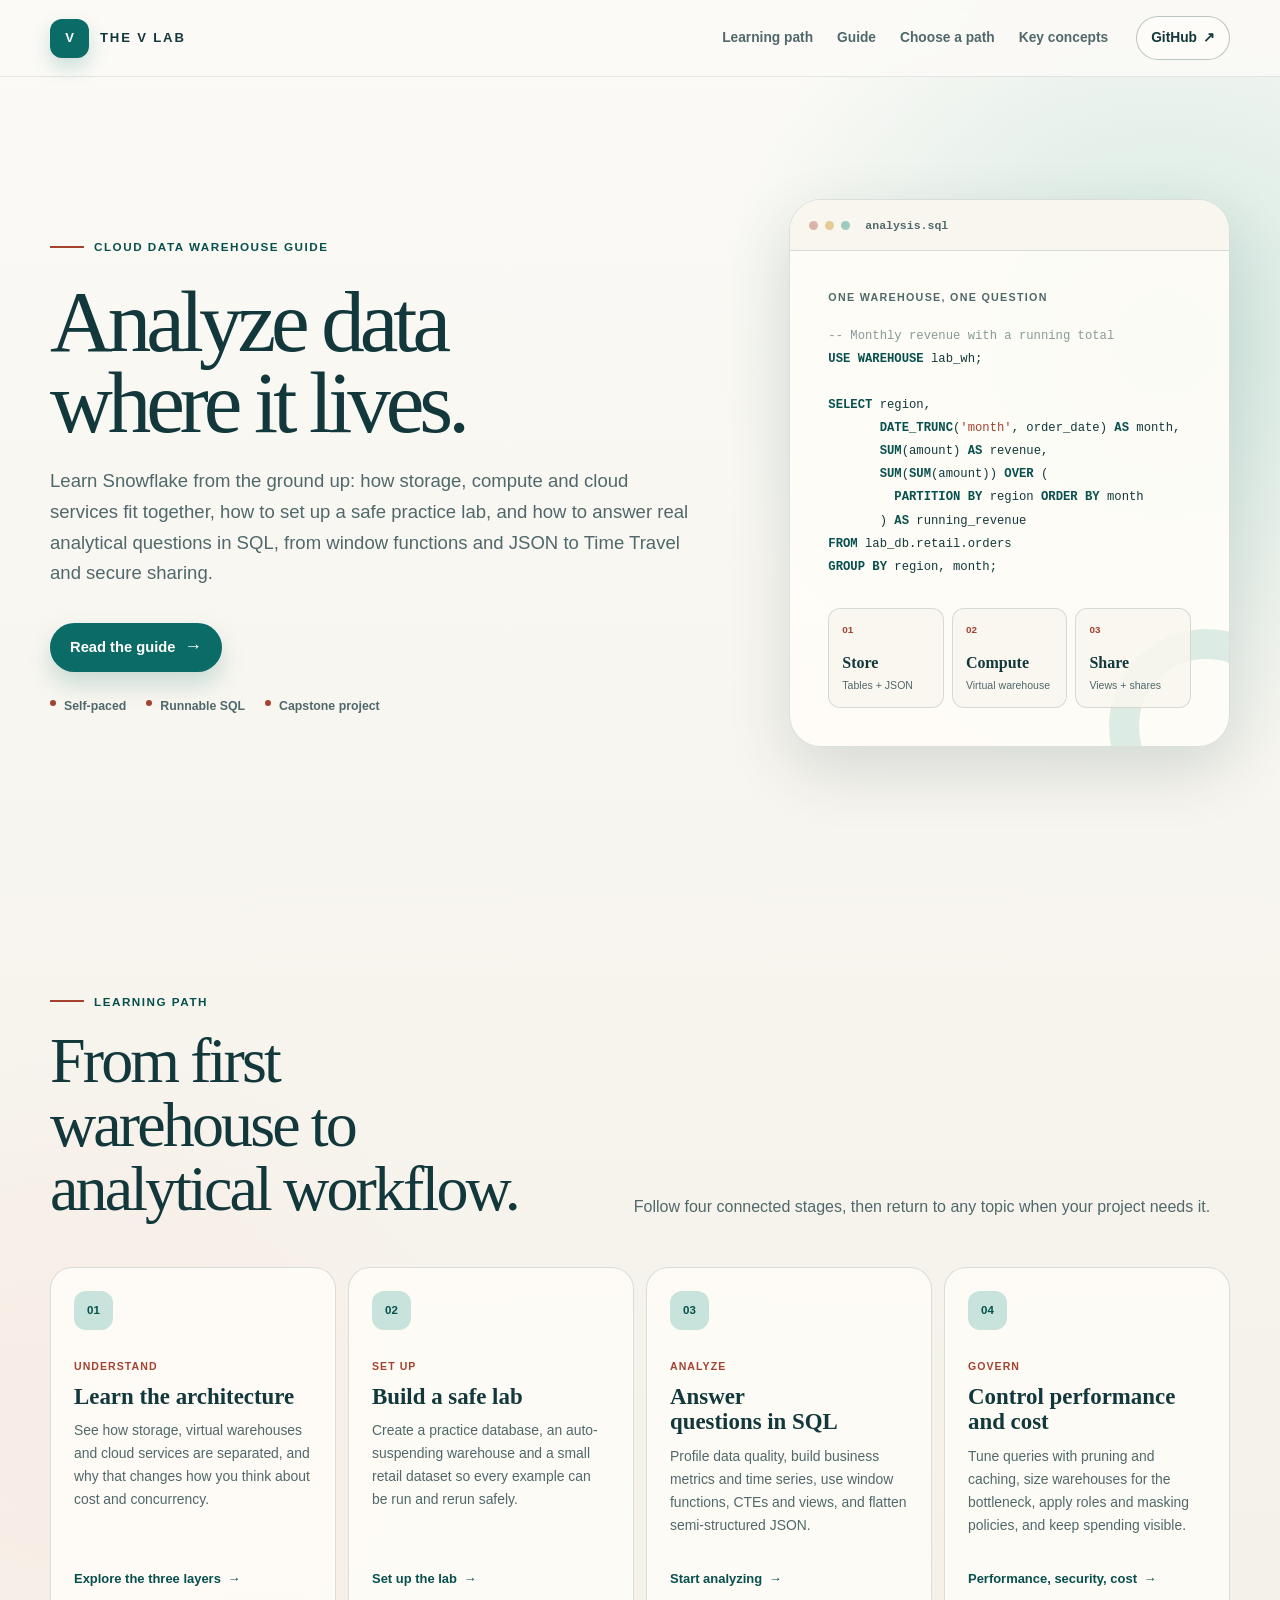
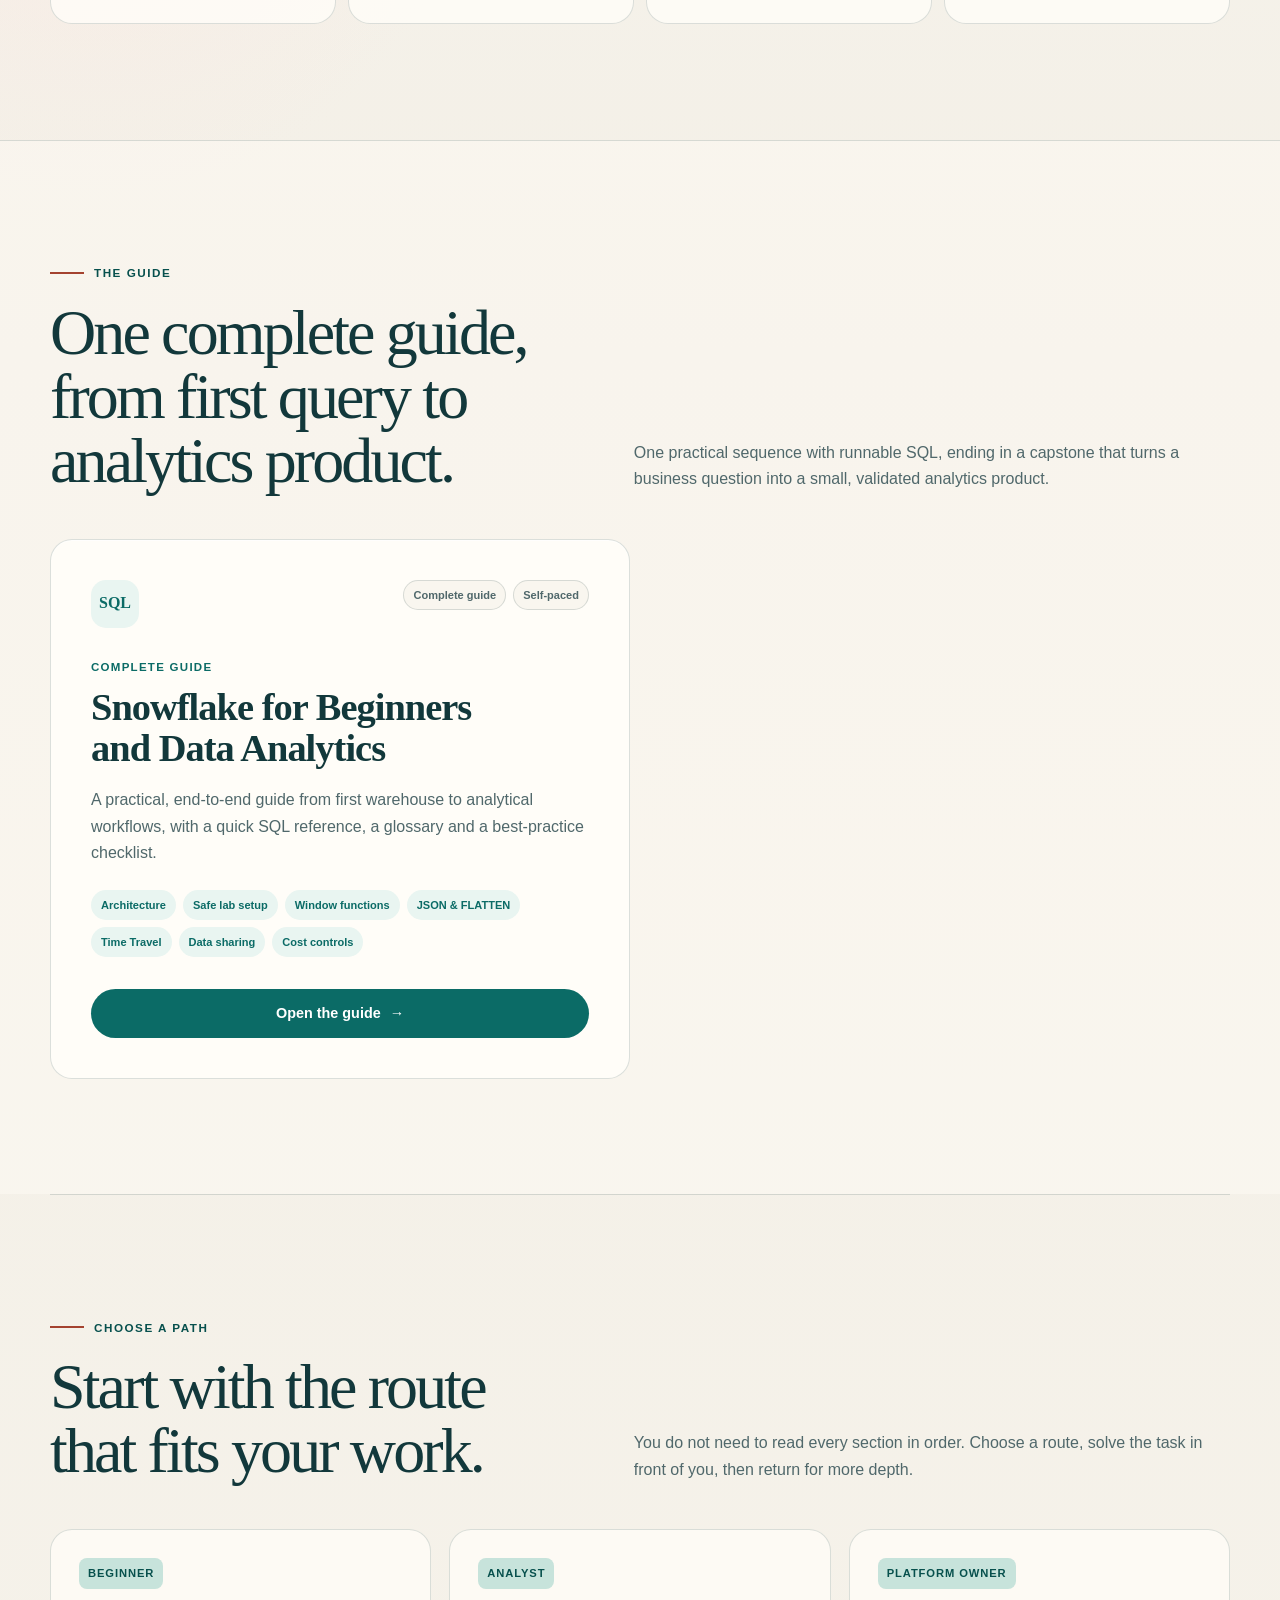
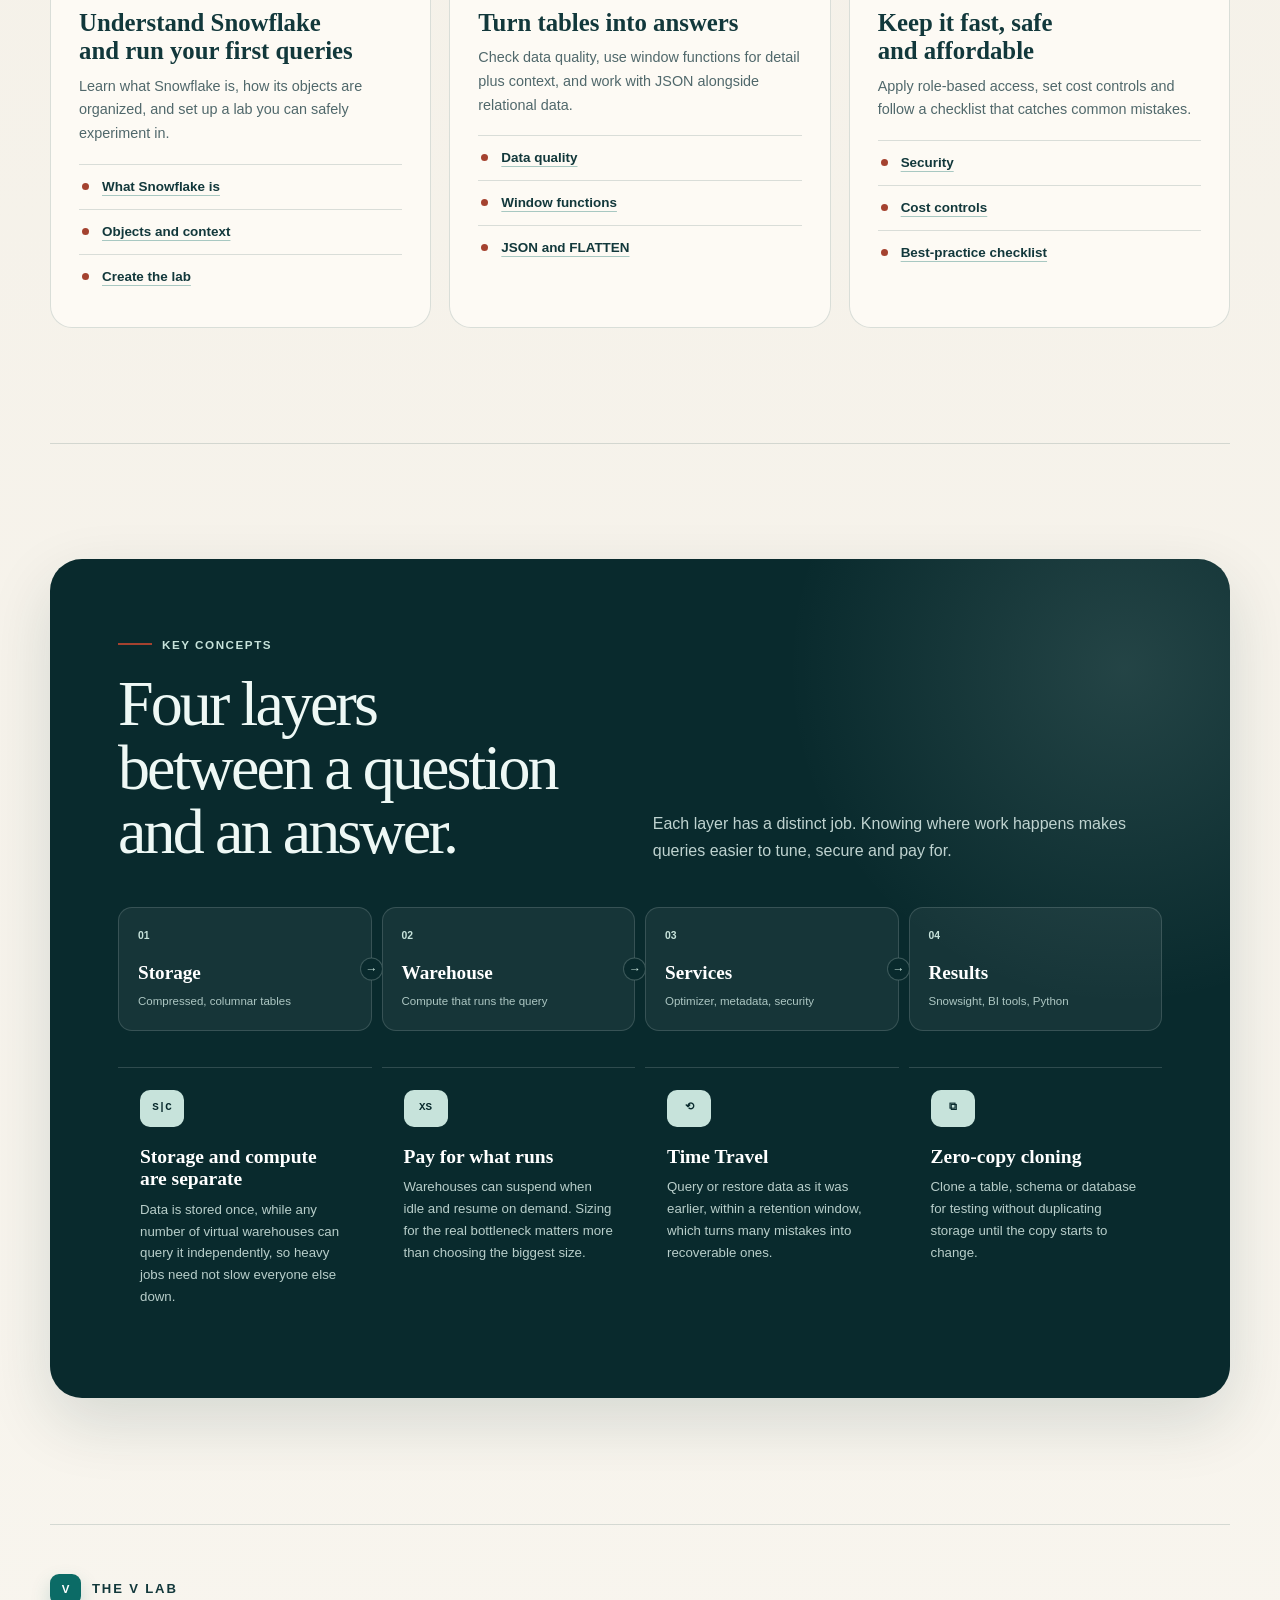
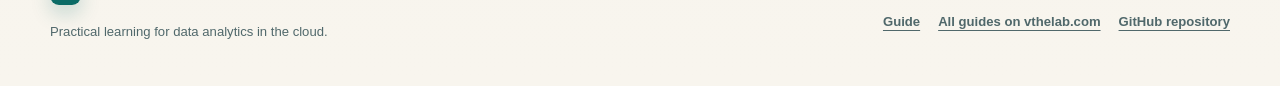
<file: index.html>
<!DOCTYPE html>
<html lang="en">
<head>
<meta charset="utf-8"/>
<meta content="width=device-width, initial-scale=1" name="viewport"/>
<meta content="A Snowflake learning hub from The V Lab: architecture, a safe lab setup, analytical SQL, window functions, semi-structured JSON, Time Travel, data sharing, performance and cost." name="description"/>
<meta content="The V Lab" name="author"/>
<meta content="#12383b" name="theme-color"/>
<meta content="light" name="color-scheme"/>
<link href="https://the-v-lab.github.io/SNOWFLAKE_Skills/" rel="canonical"/>
<link href="hub.css" rel="stylesheet"/>
<meta content="website" property="og:type"/>
<meta content="The V Lab" property="og:site_name"/>
<meta content="Snowflake Learning Hub | The V Lab" property="og:title"/>
<meta content="A Snowflake learning hub from The V Lab: architecture, a safe lab setup, analytical SQL, window functions, semi-structured JSON, Time Travel, data sharing, performance and cost." property="og:description"/>
<meta content="https://the-v-lab.github.io/SNOWFLAKE_Skills/" property="og:url"/>
<meta content="https://the-v-lab.github.io/SNOWFLAKE_Skills/og.png" property="og:image"/>
<meta content="1200" property="og:image:width"/>
<meta content="630" property="og:image:height"/>
<meta content="The V Lab Snowflake Learning Hub" property="og:image:alt"/>
<meta content="summary_large_image" name="twitter:card"/>
<meta content="Snowflake Learning Hub | The V Lab" name="twitter:title"/>
<meta content="A Snowflake learning hub from The V Lab: architecture, a safe lab setup, analytical SQL, window functions, semi-structured JSON, Time Travel, data sharing, performance and cost." name="twitter:description"/>
<meta content="https://the-v-lab.github.io/SNOWFLAKE_Skills/og.png" name="twitter:image"/>
<title>Snowflake Learning Hub | The V Lab</title>
</head>
<body>
<a class="skip-link" href="#main-content">Skip to learning content</a>
<div class="header-wrap">
<header class="site-header shell">
<a aria-current="page" aria-label="The V Lab Snowflake Learning Hub home" class="brand" href="index.html">
<span aria-hidden="true" class="brand-mark">V</span>
<span>The V Lab</span>
</a>
<nav aria-label="Main navigation" class="main-nav">
<a href="#learning-path">Learning path</a>
<a href="#guides">Guide</a>
<a href="#choose-a-track">Choose a path</a>
<a href="#concepts">Key concepts</a>
</nav>
<a aria-label="View the SNOWFLAKE_Skills repository on GitHub" class="repo-link" href="https://github.com/The-V-Lab/SNOWFLAKE_Skills">GitHub <span aria-hidden="true">↗</span></a>
</header>
</div>
<main id="main-content" tabindex="-1">
<section aria-labelledby="page-title" class="hero shell">
<div class="hero-copy-wrap">
<p class="eyebrow">Cloud data warehouse guide</p>
<h1 id="page-title">Analyze data where it lives.</h1>
<p class="hero-copy">Learn Snowflake from the ground up: how storage, compute and cloud services fit together, how to set up a safe practice lab, and how to answer real analytical questions in SQL, from window functions and JSON to Time Travel and secure sharing.</p>
<div aria-label="Start the guide" class="hero-actions">
<a class="button button-primary" href="snowflake_guide_en.html">Read the guide <span aria-hidden="true" class="arrow">→</span></a>
</div>
<ul aria-label="Guide highlights" class="hero-notes">
<li>Self-paced</li>
<li>Runnable SQL</li>
<li>Capstone project</li>
</ul>
</div>
<aside aria-label="A Snowflake worksheet running an analytical query" class="document-preview">
<div aria-hidden="true" class="preview-toolbar">
<span></span><span></span><span></span>
<strong>analysis.sql</strong>
</div>
<div class="preview-body">
<p class="preview-label">ONE WAREHOUSE, ONE QUESTION</p>
<pre aria-label="Example Snowflake SQL"><code><span class="code-muted">-- Monthly revenue with a running total</span>
<span class="code-key">USE WAREHOUSE</span> lab_wh;

<span class="code-key">SELECT</span> region,
       <span class="code-key">DATE_TRUNC</span>(<span class="code-value">'month'</span>, order_date) <span class="code-key">AS</span> month,
       <span class="code-key">SUM</span>(amount) <span class="code-key">AS</span> revenue,
       <span class="code-key">SUM</span>(<span class="code-key">SUM</span>(amount)) <span class="code-key">OVER</span> (
         <span class="code-key">PARTITION BY</span> region <span class="code-key">ORDER BY</span> month
       ) <span class="code-key">AS</span> running_revenue
<span class="code-key">FROM</span> lab_db.retail.orders
<span class="code-key">GROUP BY</span> region, month;</code></pre>
<ol aria-label="Workflow" class="render-route">
<li><span>01</span><strong>Store</strong><small>Tables + JSON</small></li>
<li><span>02</span><strong>Compute</strong><small>Virtual warehouse</small></li>
<li><span>03</span><strong>Share</strong><small>Views + shares</small></li>
</ol>
</div>
</aside>
</section>
<section aria-labelledby="path-title" class="section shell" id="learning-path">
<div class="section-intro">
<div>
<p class="section-kicker">Learning path</p>
<h2 id="path-title">From first warehouse to analytical workflow.</h2>
</div>
<p>Follow four connected stages, then return to any topic when your project needs it.</p>
</div>
<ol class="path-grid">
<li class="path-step">
<span class="step-number">01</span>
<p class="step-action">Understand</p>
<h3>Learn the architecture</h3>
<p>See how storage, virtual warehouses and cloud services are separated, and why that changes how you think about cost and concurrency.</p>
<a class="step-link" href="snowflake_guide_en.html#the-three-layer-architecture">Explore the three layers <span aria-hidden="true">→</span></a>
</li>
<li class="path-step">
<span class="step-number">02</span>
<p class="step-action">Set up</p>
<h3>Build a safe lab</h3>
<p>Create a practice database, an auto-suspending warehouse and a small retail dataset so every example can be run and rerun safely.</p>
<a class="step-link" href="snowflake_guide_en.html#part-ii-set-up-a-safe-learning-environment">Set up the lab <span aria-hidden="true">→</span></a>
</li>
<li class="path-step">
<span class="step-number">03</span>
<p class="step-action">Analyze</p>
<h3>Answer questions in SQL</h3>
<p>Profile data quality, build business metrics and time series, use window functions, CTEs and views, and flatten semi-structured JSON.</p>
<a class="step-link" href="snowflake_guide_en.html#part-iii-what-snowflake-can-do-for-data-analytics">Start analyzing <span aria-hidden="true">→</span></a>
</li>
<li class="path-step">
<span class="step-number">04</span>
<p class="step-action">Govern</p>
<h3>Control performance and cost</h3>
<p>Tune queries with pruning and caching, size warehouses for the bottleneck, apply roles and masking policies, and keep spending visible.</p>
<a class="step-link" href="snowflake_guide_en.html#part-iv-performance-security-and-cost">Performance, security, cost <span aria-hidden="true">→</span></a>
</li>
</ol>
</section>
<section aria-labelledby="guides-title" class="section guide-section" id="guides">
<div class="shell">
<div class="section-intro">
<div>
<p class="section-kicker">The guide</p>
<h2 id="guides-title">One complete guide, from first query to analytics product.</h2>
</div>
<p>One practical sequence with runnable SQL, ending in a capstone that turns a business question into a small, validated analytics product.</p>
</div>
<div class="guide-grid">
<article class="guide-card guide-card-en">
<div class="guide-topline">
<span aria-hidden="true" class="guide-language">SQL</span>
<div class="guide-meta">
<span>Complete guide</span>
<span>Self-paced</span>
</div>
</div>
<p class="guide-overline">Complete guide</p>
<h3>Snowflake for Beginners and Data Analytics</h3>
<p class="guide-description">A practical, end-to-end guide from first warehouse to analytical workflows, with a quick SQL reference, a glossary and a best-practice checklist.</p>
<ul aria-label="Guide topics" class="topic-list">
<li>Architecture</li>
<li>Safe lab setup</li>
<li>Window functions</li>
<li>JSON &amp; FLATTEN</li>
<li>Time Travel</li>
<li>Data sharing</li>
<li>Cost controls</li>
</ul>
<a class="guide-link" href="snowflake_guide_en.html">Open the guide <span aria-hidden="true">→</span></a>
</article>
</div>
</div>
</section>
<section aria-labelledby="tracks-title" class="section shell" id="choose-a-track">
<div class="section-intro">
<div>
<p class="section-kicker">Choose a path</p>
<h2 id="tracks-title">Start with the route that fits your work.</h2>
</div>
<p>You do not need to read every section in order. Choose a route, solve the task in front of you, then return for more depth.</p>
</div>
<div class="track-grid">
<article class="track-card">
<span class="track-label">Beginner</span>
<h3>Understand Snowflake and run your first queries</h3>
<p>Learn what Snowflake is, how its objects are organized, and set up a lab you can safely experiment in.</p>
<ol class="track-route">
<li><a href="snowflake_guide_en.html#what-snowflake-is">What Snowflake is</a></li><li><a href="snowflake_guide_en.html#object-hierarchy-and-session-context">Objects and context</a></li><li><a href="snowflake_guide_en.html#create-the-lab-database-and-warehouse">Create the lab</a></li>
</ol>
</article>
<article class="track-card">
<span class="track-label">Analyst</span>
<h3>Turn tables into answers</h3>
<p>Check data quality, use window functions for detail plus context, and work with JSON alongside relational data.</p>
<ol class="track-route">
<li><a href="snowflake_guide_en.html#exploratory-data-analysis-and-data-quality">Data quality</a></li><li><a href="snowflake_guide_en.html#window-functions-detail-plus-context">Window functions</a></li><li><a href="snowflake_guide_en.html#semi-structured-data-json-variant-and-flatten">JSON and FLATTEN</a></li>
</ol>
</article>
<article class="track-card">
<span class="track-label">Platform owner</span>
<h3>Keep it fast, safe and affordable</h3>
<p>Apply role-based access, set cost controls and follow a checklist that catches common mistakes.</p>
<ol class="track-route">
<li><a href="snowflake_guide_en.html#security-fundamentals">Security</a></li><li><a href="snowflake_guide_en.html#cost-model-and-controls">Cost controls</a></li><li><a href="snowflake_guide_en.html#best-practice-checklist">Best-practice checklist</a></li>
</ol>
</article>
</div>
</section>
<section aria-labelledby="concepts-title" class="section shell concepts-wrap" id="concepts">
<div class="concepts-panel">
<div class="concepts-header">
<div>
<p class="section-kicker section-kicker-light">Key concepts</p>
<h2 id="concepts-title">Four layers between a question and an answer.</h2>
</div>
<p>Each layer has a distinct job. Knowing where work happens makes queries easier to tune, secure and pay for.</p>
</div>
<ol aria-label="How a Snowflake query is served" class="concept-flow">
<li>
<span class="concept-number">01</span>
<strong>Storage</strong>
<small>Compressed, columnar tables</small>
</li>
<li>
<span class="concept-number">02</span>
<strong>Warehouse</strong>
<small>Compute that runs the query</small>
</li>
<li>
<span class="concept-number">03</span>
<strong>Services</strong>
<small>Optimizer, metadata, security</small>
</li>
<li>
<span class="concept-number">04</span>
<strong>Results</strong>
<small>Snowsight, BI tools, Python</small>
</li>
</ol>
<div class="concept-grid">
<article class="concept-card">
<span aria-hidden="true" class="concept-symbol">S|C</span>
<h3>Storage and compute are separate</h3>
<p>Data is stored once, while any number of virtual warehouses can query it independently, so heavy jobs need not slow everyone else down.</p>
</article>
<article class="concept-card">
<span aria-hidden="true" class="concept-symbol">XS</span>
<h3>Pay for what runs</h3>
<p>Warehouses can suspend when idle and resume on demand. Sizing for the real bottleneck matters more than choosing the biggest size.</p>
</article>
<article class="concept-card">
<span aria-hidden="true" class="concept-symbol">⟲</span>
<h3>Time Travel</h3>
<p>Query or restore data as it was earlier, within a retention window, which turns many mistakes into recoverable ones.</p>
</article>
<article class="concept-card">
<span aria-hidden="true" class="concept-symbol">⧉</span>
<h3>Zero-copy cloning</h3>
<p>Clone a table, schema or database for testing without duplicating storage until the copy starts to change.</p>
</article>
</div>
</div>
</section>
</main>
<footer class="site-footer shell">
<div>
<a aria-label="The V Lab Snowflake Learning Hub home" class="footer-brand" href="index.html">
<span aria-hidden="true" class="brand-mark brand-mark-small">V</span>
<span>The V Lab</span>
</a>
<p>Practical learning for data analytics in the cloud.</p>
</div>
<nav aria-label="Footer navigation" class="footer-links">
<a href="snowflake_guide_en.html">Guide</a>
<a href="https://vthelab.com/learn.html">All guides on vthelab.com</a>
<a href="https://github.com/The-V-Lab/SNOWFLAKE_Skills">GitHub repository</a>
</nav>
</footer>
</body>
</html>
</file>
<file: hub.css>
:root {
  --ink: #12383b;
  --ink-deep: #092a2d;
  --ink-soft: #50686b;
  --paper: #f3efe6;
  --paper-deep: #ebe4d7;
  --surface: #fffdf8;
  --surface-soft: #f9f6ef;
  --teal: #0b6b66;
  --teal-dark: #07504d;
  --mint: #c7e3db;
  --mint-pale: #e9f5f1;
  --coral: #a4422f;
  --coral-pale: #f9e9e3;
  --gold: #8a5a10;
  --gold-pale: #f7edda;
  --focus: #c2410c;
  --line: rgba(18, 56, 59, 0.15);
  --line-strong: rgba(18, 56, 59, 0.28);
  --shadow-sm: 0 10px 28px rgba(15, 49, 52, 0.08);
  --shadow-lg: 0 24px 64px rgba(15, 49, 52, 0.14);
  --radius-sm: 14px;
  --radius-md: 22px;
  --radius-lg: 32px;
}

*,
*::before,
*::after {
  box-sizing: border-box;
}

html {
  scroll-behavior: smooth;
  scroll-padding-top: 96px;
}

body {
  margin: 0;
  color: var(--ink);
  background:
    radial-gradient(circle at 91% 7%, rgba(199, 227, 219, 0.74), transparent 28rem),
    radial-gradient(circle at 7% 29%, rgba(249, 233, 227, 0.72), transparent 24rem),
    linear-gradient(180deg, #fbfaf6 0%, var(--paper) 40%, #f8f5ee 100%);
  font-family: Inter, ui-sans-serif, -apple-system, BlinkMacSystemFont,
               "Segoe UI", "PingFang SC", "Hiragino Sans GB",
               "Microsoft YaHei", sans-serif;
  font-size: 16px;
  line-height: 1.65;
  -webkit-font-smoothing: antialiased;
}

a {
  color: inherit;
}

a:focus-visible {
  outline: 3px solid var(--focus);
  outline-offset: 4px;
}

main:focus {
  outline: none;
}

h1,
h2,
h3,
p,
pre {
  margin-top: 0;
}

h1,
h2,
h3 {
  text-wrap: balance;
}

code {
  font-family: "SFMono-Regular", Consolas, "Liberation Mono", monospace;
  font-size: 0.91em;
}

.skip-link {
  position: fixed;
  z-index: 100;
  top: 12px;
  left: 12px;
  padding: 10px 15px;
  border-radius: 9px;
  color: #fff;
  background: var(--ink-deep);
  font-weight: 850;
  text-decoration: none;
  transform: translateY(-170%);
  transition: transform 140ms ease;
}

.skip-link:focus {
  transform: translateY(0);
}

.shell {
  width: min(1180px, calc(100% - 40px));
  margin-inline: auto;
}

.header-wrap {
  position: sticky;
  z-index: 30;
  top: 0;
  border-bottom: 1px solid rgba(18, 56, 59, 0.10);
  background: rgba(251, 250, 246, 0.89);
  backdrop-filter: blur(18px);
  -webkit-backdrop-filter: blur(18px);
}

.site-header {
  display: flex;
  min-height: 76px;
  align-items: center;
  gap: 28px;
}

.brand,
.footer-brand {
  display: inline-flex;
  min-height: 44px;
  flex: 0 0 auto;
  align-items: center;
  gap: 11px;
  font-size: 0.82rem;
  font-weight: 900;
  letter-spacing: 0.14em;
  text-decoration: none;
  text-transform: uppercase;
}

.brand-mark {
  display: grid;
  width: 39px;
  height: 39px;
  place-items: center;
  border-radius: 12px;
  color: #fff;
  background: var(--teal);
  box-shadow: 0 9px 20px rgba(11, 107, 102, 0.20);
  letter-spacing: 0;
}

.main-nav {
  display: flex;
  align-items: center;
  gap: 24px;
  margin-left: auto;
}

.main-nav a {
  display: inline-flex;
  min-height: 44px;
  align-items: center;
  color: var(--ink-soft);
  font-size: 0.86rem;
  font-weight: 780;
  text-decoration: none;
  white-space: nowrap;
}

.main-nav a:hover {
  color: var(--teal-dark);
}

.repo-link {
  display: inline-flex;
  min-height: 44px;
  flex: 0 0 auto;
  align-items: center;
  gap: 6px;
  padding: 8px 14px;
  border: 1px solid var(--line-strong);
  border-radius: 999px;
  background: rgba(255, 253, 248, 0.75);
  font-size: 0.86rem;
  font-weight: 800;
  text-decoration: none;
}

.repo-link:hover {
  border-color: rgba(11, 107, 102, 0.50);
  background: var(--surface);
}

.hero {
  display: grid;
  grid-template-columns: minmax(0, 1.15fr) minmax(360px, 0.78fr);
  gap: clamp(48px, 7vw, 96px);
  align-items: center;
  min-height: 720px;
  padding-block: clamp(72px, 10vw, 122px);
}

.hero-copy-wrap {
  position: relative;
  z-index: 1;
}

.eyebrow,
.section-kicker {
  display: inline-flex;
  align-items: center;
  gap: 10px;
  margin-bottom: 24px;
  color: var(--teal-dark);
  font-size: 0.73rem;
  font-weight: 900;
  letter-spacing: 0.13em;
  text-transform: uppercase;
}

.eyebrow::before,
.section-kicker::before {
  width: 34px;
  height: 2px;
  flex: 0 0 auto;
  content: "";
  background: var(--coral);
}

h1 {
  max-width: 850px;
  margin-bottom: 22px;
  font-family: Georgia, "Times New Roman", "Songti SC", serif;
  font-size: clamp(3.5rem, 6.8vw, 6.5rem);
  font-weight: 500;
  letter-spacing: -0.058em;
  line-height: 0.94;
}

.hero-zh {
  margin-bottom: 24px;
  color: var(--teal-dark);
  font-family: Georgia, "Songti SC", "STSong", serif;
  font-size: clamp(1.45rem, 2.8vw, 2.12rem);
  font-weight: 600;
  letter-spacing: -0.02em;
}

.hero-copy {
  max-width: 740px;
  margin-bottom: 34px;
  color: var(--ink-soft);
  font-size: clamp(1.01rem, 1.65vw, 1.16rem);
}

.hero-copy span {
  display: block;
  margin-top: 8px;
}

.hero-copy code {
  color: var(--teal-dark);
  font-weight: 700;
}

.hero-actions {
  display: flex;
  flex-wrap: wrap;
  gap: 11px;
}

.button {
  display: inline-flex;
  min-height: 49px;
  align-items: center;
  justify-content: center;
  gap: 9px;
  padding: 11px 19px;
  border: 1px solid transparent;
  border-radius: 999px;
  font-size: 0.92rem;
  font-weight: 850;
  text-decoration: none;
  transition: transform 160ms ease, box-shadow 160ms ease, background 160ms ease;
}

.button:hover {
  transform: translateY(-2px);
}

.button-primary {
  color: #fff;
  background: var(--teal);
  box-shadow: 0 12px 24px rgba(11, 107, 102, 0.20);
}

.button-primary:hover {
  background: var(--teal-dark);
}

.button-secondary {
  border-color: var(--line-strong);
  background: rgba(255, 253, 248, 0.78);
}

.button-secondary:hover {
  background: var(--surface);
  box-shadow: var(--shadow-sm);
}

.arrow {
  font-size: 1.2em;
  line-height: 1;
}

.hero-notes {
  display: flex;
  flex-wrap: wrap;
  gap: 8px 20px;
  margin: 24px 0 0;
  padding: 0;
  color: var(--ink-soft);
  font-size: 0.77rem;
  font-weight: 760;
  list-style: none;
}

.hero-notes li {
  position: relative;
  padding-left: 14px;
}

.hero-notes li::before {
  position: absolute;
  top: 0.62em;
  left: 0;
  width: 6px;
  height: 6px;
  border-radius: 50%;
  content: "";
  background: var(--coral);
  transform: translateY(-50%);
}

.document-preview {
  position: relative;
  overflow: hidden;
  border: 1px solid var(--line);
  border-radius: var(--radius-lg);
  background: rgba(255, 253, 248, 0.90);
  box-shadow: var(--shadow-lg);
  transform: none;
}

.document-preview::after {
  position: absolute;
  right: -75px;
  bottom: -78px;
  width: 195px;
  height: 195px;
  border: 30px solid var(--mint);
  border-radius: 50%;
  content: "";
  opacity: 0.60;
  pointer-events: none;
}

.preview-toolbar {
  display: flex;
  height: 51px;
  align-items: center;
  gap: 7px;
  padding: 0 19px;
  border-bottom: 1px solid var(--line);
  background: var(--surface-soft);
}

.preview-toolbar span {
  width: 9px;
  height: 9px;
  border-radius: 50%;
  background: #d9b5a9;
}

.preview-toolbar span:nth-child(2) {
  background: #e5cc95;
}

.preview-toolbar span:nth-child(3) {
  background: #9fcbbf;
}

.preview-toolbar strong {
  margin-left: 8px;
  color: var(--ink-soft);
  font-family: "SFMono-Regular", Consolas, monospace;
  font-size: 0.72rem;
  font-weight: 750;
}

.preview-body {
  position: relative;
  z-index: 1;
  padding: clamp(26px, 4vw, 38px);
}

.preview-label {
  margin-bottom: 17px;
  color: var(--ink-soft);
  font-size: 0.67rem;
  font-weight: 900;
  letter-spacing: 0.12em;
}

.preview-body pre {
  margin-bottom: 30px;
  overflow-x: auto;
  color: var(--ink);
  font-size: clamp(0.72rem, 1.3vw, 0.84rem);
  line-height: 1.72;
  white-space: pre-wrap;
}

.code-muted {
  color: #889a99;
}

.code-key,
.code-heading {
  color: var(--teal-dark);
  font-weight: 800;
}

.code-value {
  color: var(--coral);
}

.code-inline,
.code-chunk {
  color: var(--gold);
  font-weight: 700;
}

.render-route {
  display: grid;
  grid-template-columns: repeat(3, minmax(0, 1fr));
  gap: 8px;
  margin: 0;
  padding: 0;
  list-style: none;
}

.render-route li {
  min-width: 0;
  padding: 13px;
  border: 1px solid var(--line);
  border-radius: 12px;
  background: rgba(249, 246, 239, 0.88);
}

.render-route span,
.render-route strong,
.render-route small {
  display: block;
}

.render-route span {
  margin-bottom: 12px;
  color: var(--coral);
  font-size: 0.62rem;
  font-weight: 900;
}

.render-route strong {
  font-family: Georgia, "Times New Roman", serif;
  font-size: 1rem;
}

.render-route small {
  overflow: hidden;
  color: var(--ink-soft);
  font-size: 0.66rem;
  text-overflow: ellipsis;
  white-space: nowrap;
}

.section {
  padding-block: clamp(78px, 9vw, 118px);
}

.section + .section {
  border-top: 1px solid var(--line);
}

.section-intro {
  display: grid;
  grid-template-columns: minmax(280px, 0.92fr) minmax(0, 1.08fr);
  gap: clamp(28px, 6vw, 76px);
  align-items: end;
  margin-bottom: 46px;
}

.section-kicker {
  margin-bottom: 18px;
}

.section-intro h2,
.concepts-header h2 {
  margin: 0;
  font-family: Georgia, "Times New Roman", "Songti SC", serif;
  font-size: clamp(2.35rem, 5vw, 4.35rem);
  font-weight: 500;
  letter-spacing: -0.045em;
  line-height: 1;
}

.section-intro > p {
  max-width: 650px;
  margin: 0;
  color: var(--ink-soft);
}

.section-intro > p span,
.concepts-header > p span {
  display: block;
  margin-top: 7px;
}

.path-grid {
  display: grid;
  grid-template-columns: repeat(4, minmax(0, 1fr));
  gap: 12px;
  margin: 0;
  padding: 0;
  list-style: none;
}

.path-step {
  display: flex;
  min-height: 300px;
  flex-direction: column;
  padding: 23px;
  border: 1px solid var(--line);
  border-radius: var(--radius-md);
  background: rgba(255, 253, 248, 0.82);
  transition: transform 160ms ease, border-color 160ms ease, box-shadow 160ms ease;
}

.path-step:hover,
.path-step:focus-within {
  border-color: rgba(11, 107, 102, 0.42);
  box-shadow: var(--shadow-sm);
  transform: translateY(-3px);
}

.step-number {
  display: grid;
  width: 39px;
  height: 39px;
  margin-bottom: 28px;
  place-items: center;
  border-radius: 12px;
  color: var(--teal-dark);
  background: var(--mint);
  font-size: 0.72rem;
  font-weight: 900;
}

.step-action {
  margin-bottom: 9px;
  color: var(--coral);
  font-size: 0.66rem;
  font-weight: 900;
  letter-spacing: 0.10em;
  text-transform: uppercase;
}

.path-step h3 {
  margin-bottom: 10px;
  font-family: Georgia, "Times New Roman", "Songti SC", serif;
  font-size: 1.43rem;
  font-weight: 600;
  line-height: 1.1;
}

.path-step h3 code {
  font-size: 0.83em;
}

.path-step > p:not(.step-action) {
  margin-bottom: 20px;
  color: var(--ink-soft);
  font-size: 0.87rem;
}

.step-link {
  display: inline-flex;
  min-height: 44px;
  align-items: center;
  gap: 7px;
  margin-top: auto;
  color: var(--teal-dark);
  font-size: 0.81rem;
  font-weight: 850;
  text-decoration: none;
}

.step-link:hover {
  text-decoration: underline;
  text-decoration-thickness: 2px;
  text-underline-offset: 4px;
}

.guide-section {
  background: rgba(255, 253, 248, 0.38);
}

.guide-grid {
  display: grid;
  grid-template-columns: repeat(2, minmax(0, 1fr));
  gap: 20px;
}

.guide-card {
  --guide-accent: var(--teal);
  --guide-pale: var(--mint-pale);
  display: flex;
  min-height: 430px;
  flex-direction: column;
  padding: clamp(27px, 4vw, 40px);
  border: 1px solid var(--line);
  border-radius: var(--radius-md);
  background: var(--surface);
  box-shadow: 0 1px 0 rgba(255, 255, 255, 0.70) inset;
  transition: transform 180ms ease, box-shadow 180ms ease, border-color 180ms ease;
}

.guide-card-zh {
  --guide-accent: var(--coral);
  --guide-pale: var(--coral-pale);
}

.guide-card:hover,
.guide-card:focus-within {
  border-color: var(--guide-accent);
  box-shadow: var(--shadow-lg);
  transform: translateY(-4px);
}

.guide-topline {
  display: flex;
  align-items: flex-start;
  justify-content: space-between;
  gap: 16px;
  margin-bottom: 30px;
}

.guide-language {
  display: grid;
  width: 48px;
  height: 48px;
  flex: 0 0 auto;
  place-items: center;
  border-radius: 15px;
  color: var(--guide-accent);
  background: var(--guide-pale);
  font-family: Georgia, "Times New Roman", "Songti SC", serif;
  font-size: 1rem;
  font-weight: 800;
}

.guide-meta {
  display: flex;
  flex-wrap: wrap;
  justify-content: flex-end;
  gap: 7px;
}

.guide-meta span,
.topic-list li {
  padding: 5px 9px;
  border: 1px solid var(--line);
  border-radius: 999px;
  color: var(--ink-soft);
  background: var(--surface-soft);
  font-size: 0.69rem;
  font-weight: 800;
  white-space: nowrap;
}

.guide-overline {
  margin-bottom: 10px;
  color: var(--guide-accent);
  font-size: 0.72rem;
  font-weight: 900;
  letter-spacing: 0.11em;
  text-transform: uppercase;
}

.guide-card h3 {
  max-width: 540px;
  margin-bottom: 18px;
  font-family: Georgia, "Times New Roman", "Songti SC", serif;
  font-size: clamp(1.75rem, 3vw, 2.46rem);
  font-weight: 600;
  letter-spacing: -0.025em;
  line-height: 1.08;
}

.guide-card h3 code {
  font-size: 0.72em;
}

.guide-description {
  margin-bottom: 23px;
  color: var(--ink-soft);
}

.topic-list {
  display: flex;
  flex-wrap: wrap;
  gap: 7px;
  margin: 0 0 32px;
  padding: 0;
  list-style: none;
}

.topic-list li {
  color: var(--guide-accent);
  background: var(--guide-pale);
  border-color: transparent;
}

.guide-link {
  display: inline-flex;
  min-height: 49px;
  align-items: center;
  justify-content: center;
  gap: 9px;
  margin-top: auto;
  padding: 11px 19px;
  border-radius: 999px;
  color: #fff;
  background: var(--guide-accent);
  font-size: 0.9rem;
  font-weight: 850;
  text-decoration: none;
  transition: filter 160ms ease, transform 160ms ease;
}

.guide-link:hover {
  filter: brightness(0.90);
  transform: translateY(-2px);
}

.track-grid {
  display: grid;
  grid-template-columns: repeat(3, minmax(0, 1fr));
  gap: 18px;
}

.track-card {
  padding: 28px;
  border: 1px solid var(--line);
  border-radius: var(--radius-md);
  background: rgba(255, 253, 248, 0.76);
  transition: transform 160ms ease, border-color 160ms ease, box-shadow 160ms ease;
}

.track-card:hover,
.track-card:focus-within {
  border-color: rgba(11, 107, 102, 0.42);
  box-shadow: var(--shadow-sm);
  transform: translateY(-3px);
}

.track-label {
  display: inline-flex;
  margin-bottom: 20px;
  padding: 6px 9px;
  border-radius: 8px;
  color: var(--teal-dark);
  background: var(--mint);
  font-size: 0.7rem;
  font-weight: 900;
  letter-spacing: 0.08em;
  text-transform: uppercase;
}

.track-card h3 {
  margin-bottom: 9px;
  font-family: Georgia, "Times New Roman", "Songti SC", serif;
  font-size: 1.55rem;
  font-weight: 600;
  line-height: 1.15;
}

.track-card p {
  color: var(--ink-soft);
  font-size: 0.9rem;
}

.track-route {
  margin: 18px 0 0;
  padding: 0;
  list-style: none;
}

.track-route li {
  position: relative;
  display: grid;
  grid-template-columns: minmax(0, 1fr) auto;
  gap: 10px;
  align-items: center;
  padding-left: 23px;
  border-top: 1px solid var(--line);
  font-size: 0.84rem;
  font-weight: 760;
}

.track-route li::before {
  position: absolute;
  top: 18px;
  left: 3px;
  width: 7px;
  height: 7px;
  border-radius: 50%;
  content: "";
  background: var(--coral);
}

.track-route a {
  display: inline-flex;
  min-height: 44px;
  align-items: center;
  text-decoration-color: rgba(11, 107, 102, 0.35);
  text-underline-offset: 4px;
}

.track-route .track-zh {
  color: var(--teal-dark);
  font-size: 0.78rem;
  white-space: nowrap;
}

.concepts-wrap {
  padding-bottom: clamp(84px, 10vw, 126px);
}

.concepts-panel {
  padding: clamp(38px, 6vw, 68px);
  border-radius: var(--radius-lg);
  color: #eef8f5;
  background:
    radial-gradient(circle at 91% 13%, rgba(199, 227, 219, 0.14), transparent 21rem),
    var(--ink-deep);
  box-shadow: var(--shadow-lg);
}

.concepts-header {
  display: grid;
  grid-template-columns: minmax(280px, 0.95fr) minmax(0, 1.05fr);
  gap: clamp(28px, 6vw, 74px);
  align-items: end;
}

.section-kicker-light {
  color: var(--mint);
}

.concepts-header h2 {
  max-width: 610px;
}

.concepts-header > p {
  max-width: 650px;
  margin: 0;
  color: #bfd3d0;
}

.concept-flow {
  display: grid;
  grid-template-columns: repeat(4, minmax(0, 1fr));
  gap: 10px;
  margin: 43px 0 36px;
  padding: 0;
  list-style: none;
}

.concept-flow li {
  position: relative;
  min-width: 0;
  padding: 19px;
  border: 1px solid rgba(238, 248, 245, 0.15);
  border-radius: var(--radius-sm);
  background: rgba(255, 255, 255, 0.055);
}

.concept-flow li:not(:last-child)::after {
  position: absolute;
  z-index: 2;
  top: 50%;
  right: -12px;
  width: 23px;
  height: 23px;
  border: 1px solid rgba(238, 248, 245, 0.22);
  border-radius: 50%;
  color: var(--mint);
  background: var(--ink-deep);
  content: "→";
  font-size: 0.76rem;
  line-height: 21px;
  text-align: center;
  transform: translateY(-50%);
}

.concept-number,
.concept-flow strong,
.concept-flow small {
  display: block;
}

.concept-number {
  margin-bottom: 13px;
  color: var(--mint);
  font-size: 0.65rem;
  font-weight: 900;
}

.concept-flow strong {
  color: #fff;
  font-family: Georgia, "Times New Roman", serif;
  font-size: 1.2rem;
  font-weight: 600;
}

.concept-flow strong code {
  font-size: 0.82em;
}

.concept-flow small {
  margin-top: 3px;
  color: #adc7c3;
  font-size: 0.72rem;
}

.concept-grid {
  display: grid;
  grid-template-columns: repeat(4, minmax(0, 1fr));
  gap: 10px;
}

.concept-card {
  padding: 22px;
  border-top: 1px solid rgba(238, 248, 245, 0.16);
}

.concept-symbol {
  display: inline-grid;
  min-width: 44px;
  height: 37px;
  margin-bottom: 19px;
  padding-inline: 8px;
  place-items: center;
  border-radius: 10px;
  color: var(--ink-deep);
  background: var(--mint);
  font-family: "SFMono-Regular", Consolas, monospace;
  font-size: 0.68rem;
  font-weight: 900;
}

.concept-card h3 {
  margin-bottom: 8px;
  color: #fff;
  font-family: Georgia, "Times New Roman", "Songti SC", serif;
  font-size: 1.22rem;
  font-weight: 600;
  line-height: 1.15;
}

.concept-card p {
  margin-bottom: 0;
  color: #b8ceca;
  font-size: 0.83rem;
}

.concept-card code {
  color: #d8eee8;
}

.site-footer {
  display: grid;
  grid-template-columns: minmax(0, 1fr) auto;
  gap: 30px;
  align-items: end;
  padding-block: 42px;
  border-top: 1px solid var(--line);
  color: var(--ink-soft);
  font-size: 0.82rem;
}

.footer-brand {
  margin-bottom: 10px;
  color: var(--ink);
}

.brand-mark-small {
  width: 31px;
  height: 31px;
  border-radius: 9px;
  font-size: 0.72rem;
}

.site-footer p {
  margin-bottom: 1px;
}

.footer-links {
  display: flex;
  flex-wrap: wrap;
  justify-content: flex-end;
  gap: 18px;
}

.footer-links a {
  display: inline-flex;
  min-height: 44px;
  align-items: center;
  font-weight: 750;
  text-underline-offset: 4px;
}

.footer-links a:hover {
  color: var(--teal-dark);
}

@media (max-width: 1060px) {
  .hero {
    grid-template-columns: 1fr;
    min-height: auto;
  }

  .hero-copy-wrap {
    max-width: 900px;
  }

  .document-preview {
    width: min(100%, 720px);
    transform: none;
  }

  .path-grid,
  .concept-grid {
    grid-template-columns: repeat(2, minmax(0, 1fr));
  }

  .path-step {
    min-height: 300px;
  }
}

@media (max-width: 820px) {
  html {
    scroll-padding-top: 132px;
  }

  .site-header {
    flex-wrap: wrap;
    gap: 8px 16px;
    padding-block: 12px;
  }

  .main-nav {
    width: 100%;
    order: 3;
    justify-content: space-between;
    gap: 14px;
    margin-left: 0;
    padding-top: 8px;
    overflow-x: auto;
    border-top: 1px solid var(--line);
  }

  .repo-link {
    margin-left: auto;
  }

  .section-intro,
  .concepts-header {
    grid-template-columns: 1fr;
    align-items: start;
  }

  .guide-grid {
    grid-template-columns: 1fr;
  }

  .track-grid {
    grid-template-columns: 1fr;
  }

  .guide-card {
    min-height: auto;
  }

  .concept-flow {
    grid-template-columns: repeat(2, minmax(0, 1fr));
  }

  .concept-flow li:nth-child(2)::after {
    display: none;
  }
}

@media (max-width: 560px) {
  html {
    scroll-padding-top: 124px;
  }

  .shell {
    width: min(100% - 28px, 1180px);
  }

  .brand {
    font-size: 0.74rem;
  }

  .brand-mark {
    width: 36px;
    height: 36px;
  }

  .repo-link {
    min-height: 40px;
    padding-inline: 12px;
  }

  .main-nav {
    gap: 12px;
  }

  .main-nav a {
    min-height: 38px;
    font-size: 0.78rem;
  }

  .hero {
    padding-top: 62px;
  }

  h1 {
    font-size: clamp(3rem, 16vw, 4.7rem);
  }

  .hero-actions,
  .hero-actions .button {
    width: 100%;
  }

  .hero-notes {
    gap-inline: 13px;
  }

  .preview-body {
    padding: 23px 20px 26px;
  }

  .render-route {
    grid-template-columns: 1fr;
  }

  .render-route li {
    display: grid;
    grid-template-columns: auto 1fr;
    gap: 0 11px;
    align-items: center;
  }

  .render-route span {
    grid-row: 1 / 3;
    margin: 0;
  }

  .path-grid,
  .concept-grid,
  .concept-flow {
    grid-template-columns: 1fr;
  }

  .track-card {
    padding: 24px 21px;
  }

  .path-step {
    min-height: 275px;
  }

  .guide-topline {
    flex-direction: column;
  }

  .guide-meta {
    justify-content: flex-start;
  }

  .concepts-panel {
    padding: 34px 22px;
    border-radius: var(--radius-md);
  }

  .concept-flow li::after {
    display: none;
  }

  .concept-card {
    padding-inline: 4px;
  }

  .site-footer {
    grid-template-columns: 1fr;
  }

  .footer-links {
    justify-content: flex-start;
  }
}

@media (prefers-reduced-motion: reduce) {
  html {
    scroll-behavior: auto;
  }

  *,
  *::before,
  *::after {
    scroll-behavior: auto !important;
    transition-duration: 0.01ms !important;
    animation-duration: 0.01ms !important;
    animation-iteration-count: 1 !important;
  }
}

@media (forced-colors: active) {
  .brand-mark,
  .button-primary,
  .guide-link,
  .concept-symbol {
    border: 1px solid currentColor;
  }
}
</file>
